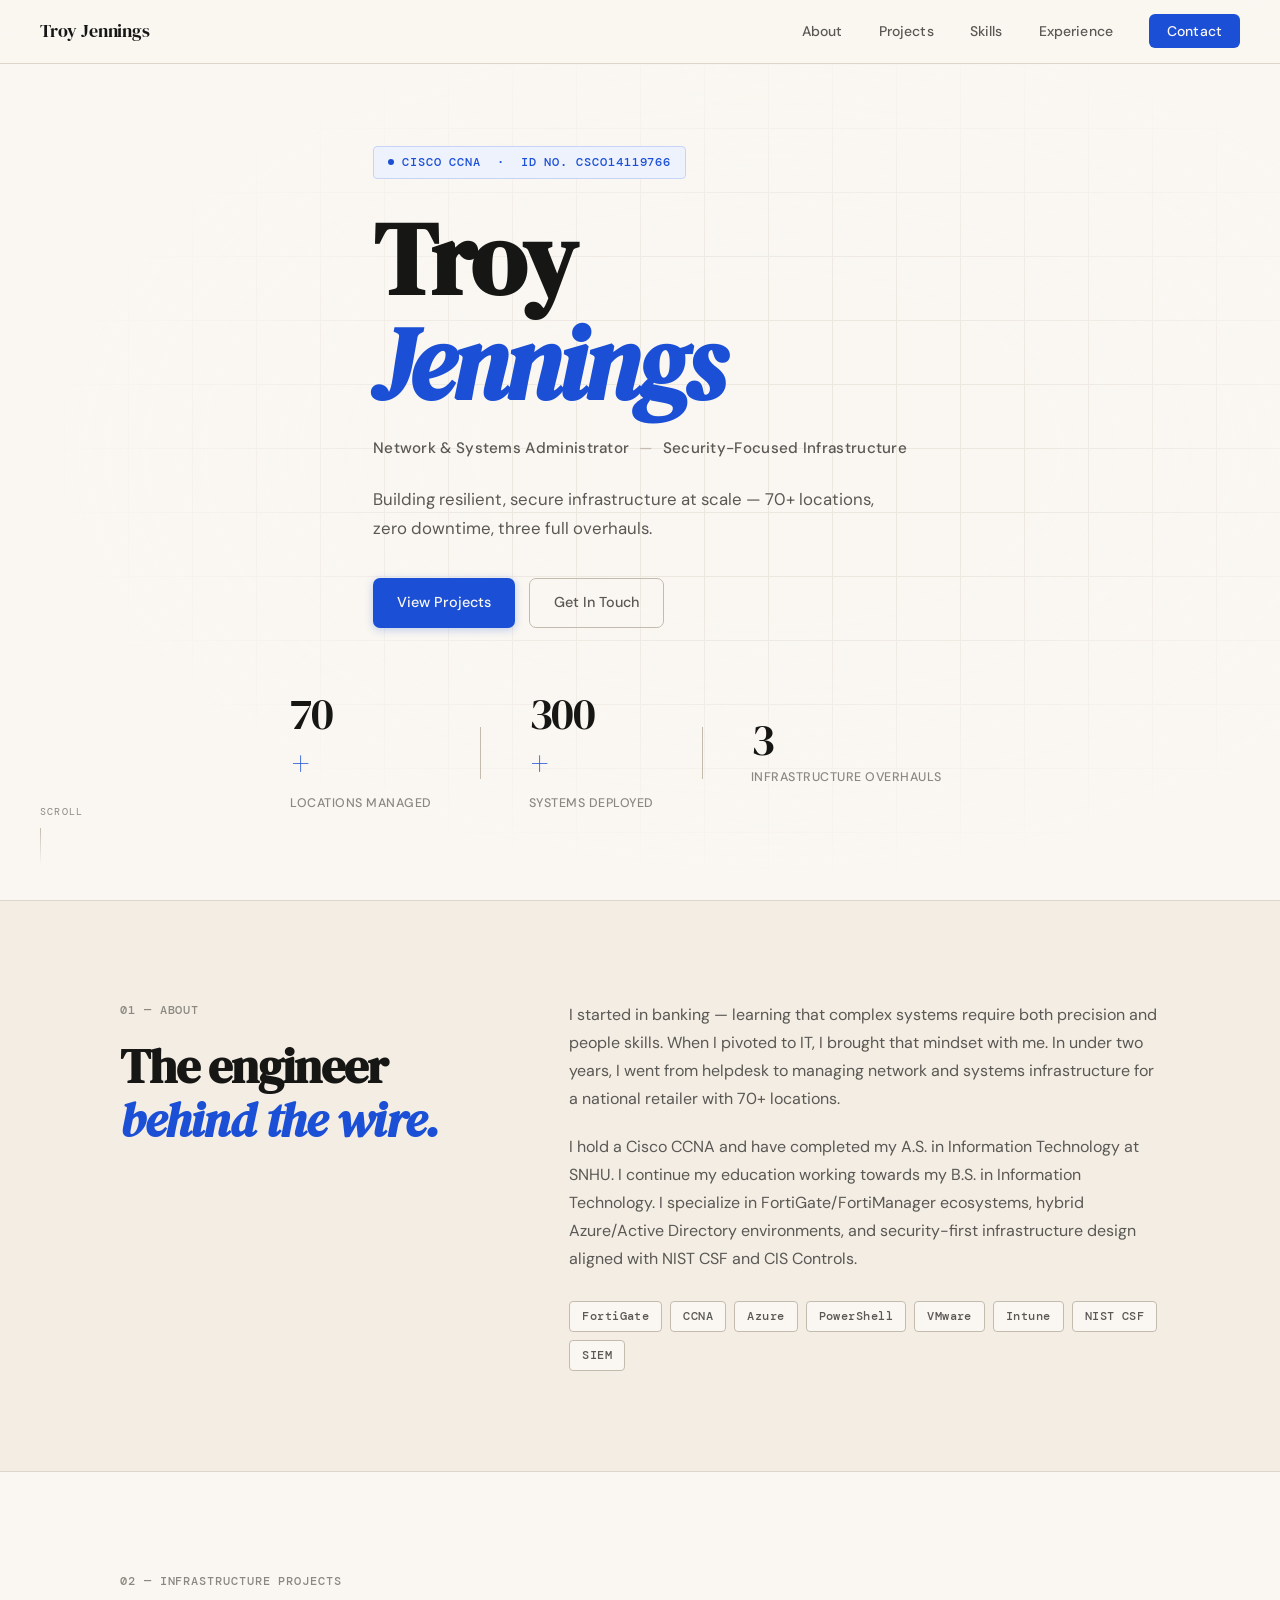
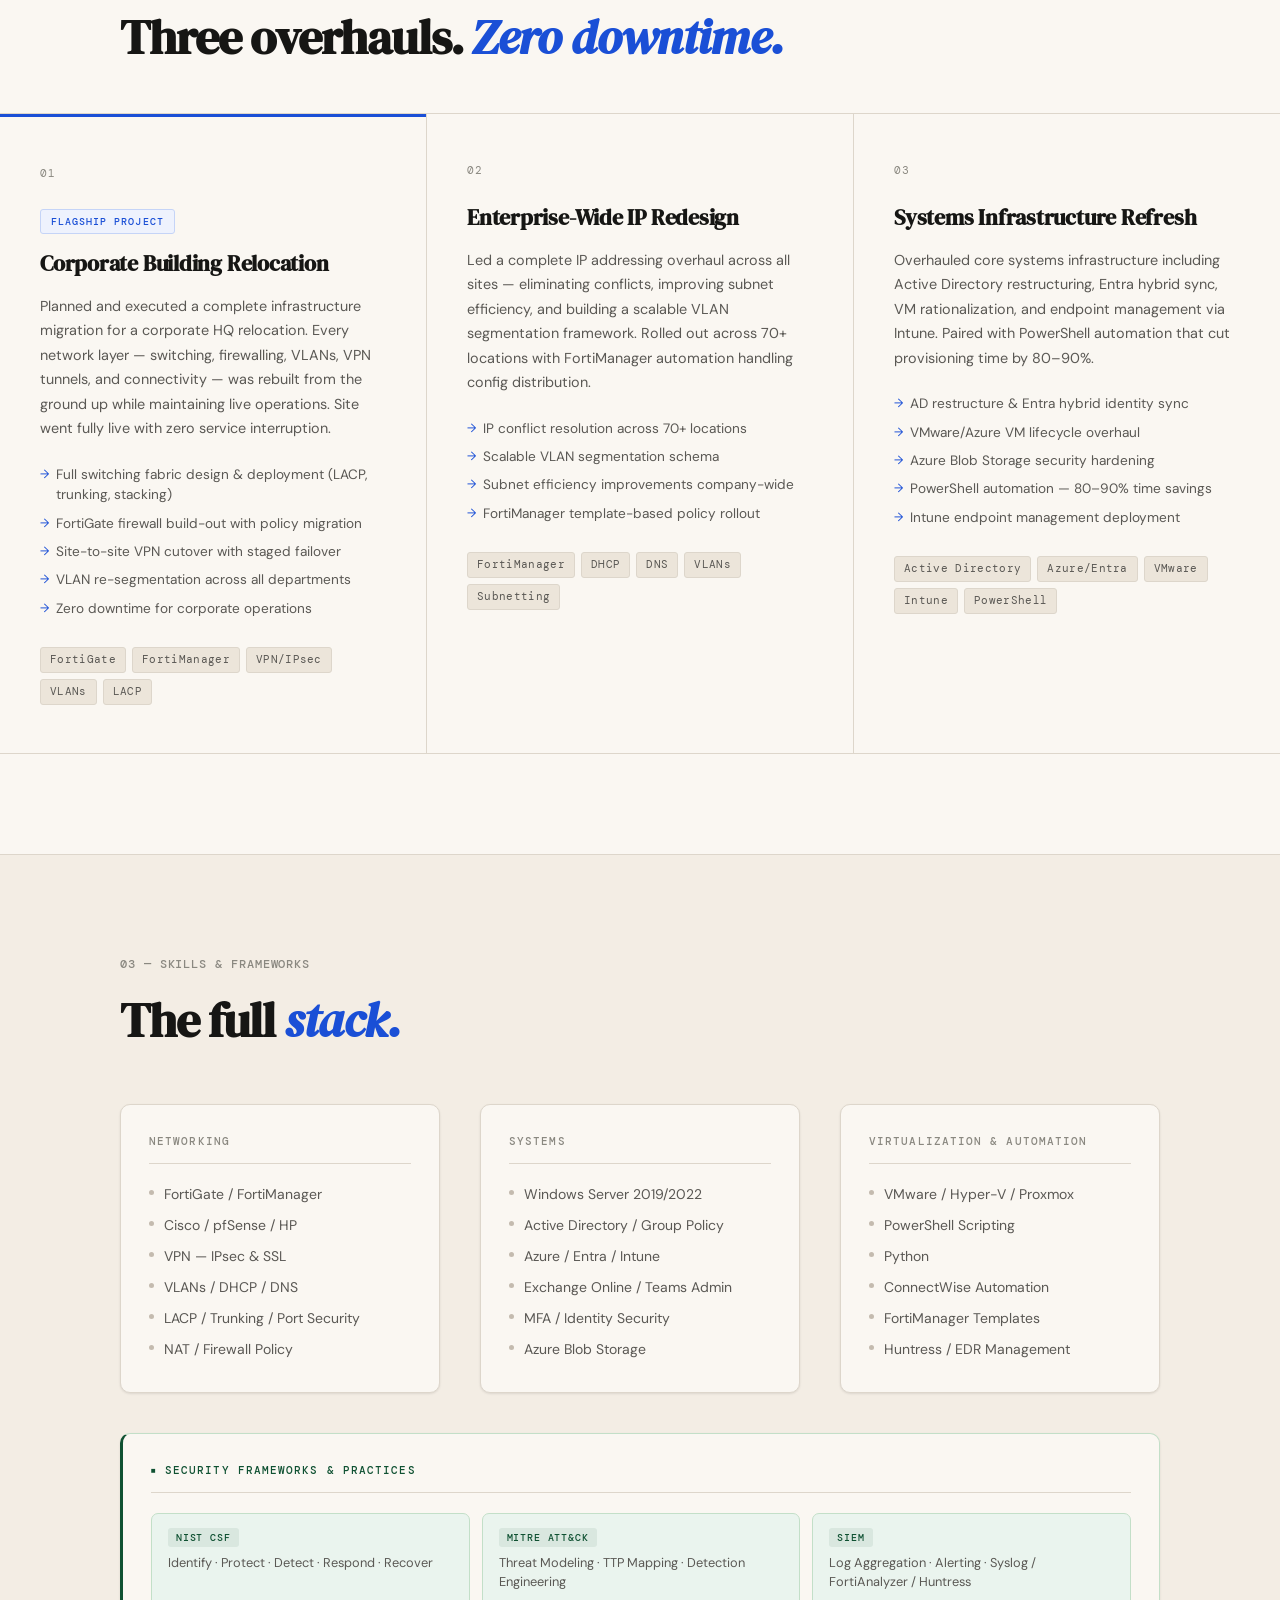
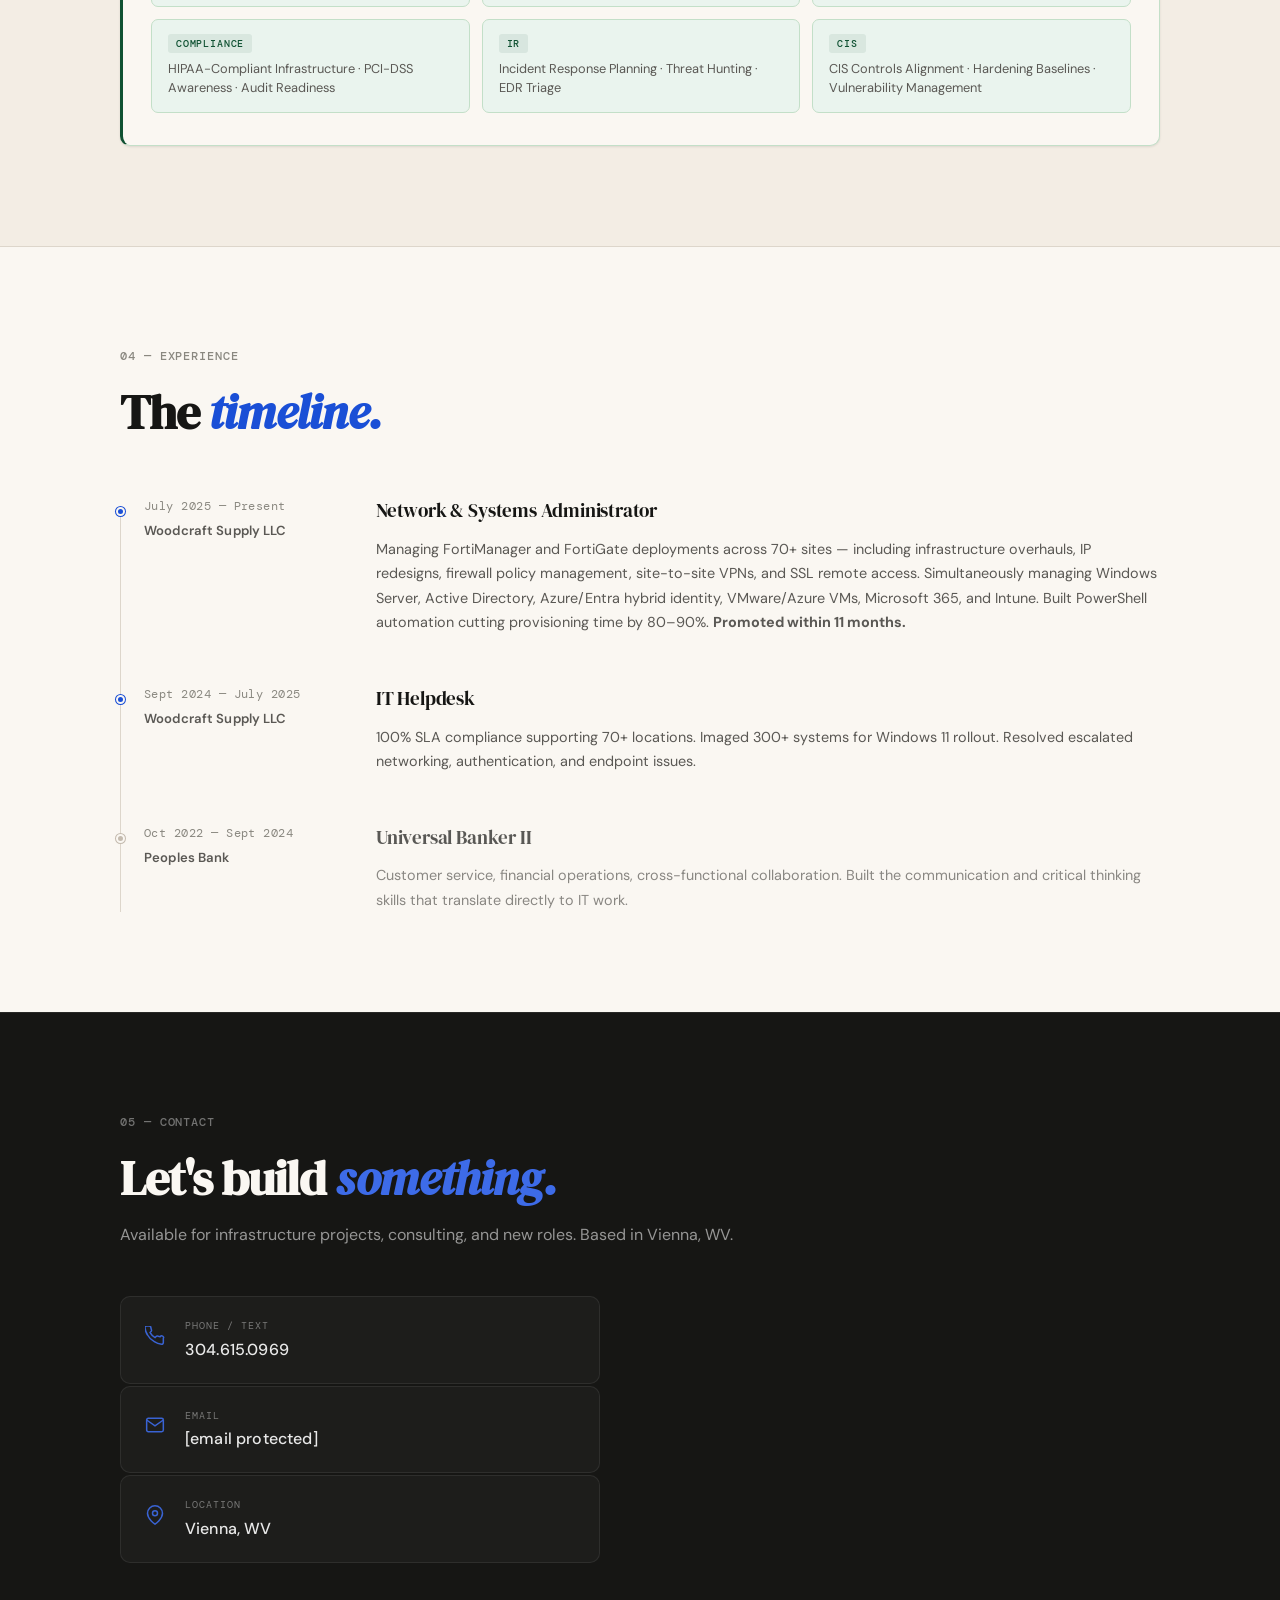
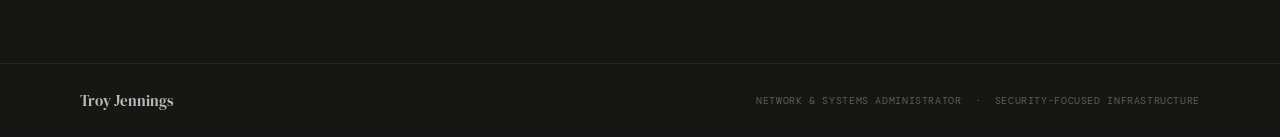
<file: index.html>
<!DOCTYPE html>
<html lang="en">
<head>
  <meta charset="UTF-8" />
  <meta name="viewport" content="width=device-width, initial-scale=1.0" />
  <title>Troy Jennings — Network & Systems Administrator</title>
  <link rel="preconnect" href="https://fonts.googleapis.com" />
  <link rel="preconnect" href="https://fonts.gstatic.com" crossorigin />
  <link href="https://fonts.googleapis.com/css2?family=DM+Sans:ital,opsz,wght@0,9..40,300;0,9..40,400;0,9..40,500;0,9..40,600;1,9..40,300;1,9..40,400&family=DM+Serif+Display:ital@0;1&family=DM+Mono:wght@400;500&display=swap" rel="stylesheet" />
  <link rel="stylesheet" href="style.css" />
</head>
<body>

  <!-- ═══════════════════════════ NAV ═══════════════════════════ -->
  <nav id="nav">
    <div class="nav-logo">Troy Jennings</div>
    <ul class="nav-links">
      <li><a href="#about">About</a></li>
      <li><a href="#overhauls">Projects</a></li>
      <li><a href="#skills">Skills</a></li>
      <li><a href="#experience">Experience</a></li>
      <li><a href="#contact" class="nav-cta">Contact</a></li>
    </ul>
    <button class="hamburger" id="hamburger" aria-label="Menu">
      <span></span><span></span><span></span>
    </button>
  </nav>

  <!-- Mobile menu -->
  <div class="mobile-menu" id="mobileMenu">
    <ul>
      <li><a href="#about" class="mobile-link">About</a></li>
      <li><a href="#overhauls" class="mobile-link">Projects</a></li>
      <li><a href="#skills" class="mobile-link">Skills</a></li>
      <li><a href="#experience" class="mobile-link">Experience</a></li>
      <li><a href="#contact" class="mobile-link">Contact</a></li>
    </ul>
  </div>

  <!-- ═══════════════════════════ HERO ═══════════════════════════ -->
  <section class="hero" id="hero">
    <div class="hero-bg-pattern"></div>
    <div class="hero-content">
      <div class="hero-credential reveal-up">
        <span class="credential-dot"></span>
        Cisco CCNA &nbsp;·&nbsp; ID No. CSCO14119766
      </div>
      <h1 class="hero-name reveal-up delay-1">
        Troy<br/><em>Jennings</em>
      </h1>
      <div class="hero-title reveal-up delay-2">
        Network &amp; Systems Administrator
        <span class="title-separator">—</span>
        Security-Focused Infrastructure
      </div>
      <p class="hero-sub reveal-up delay-3">
        Building resilient, secure infrastructure at scale — 70+ locations, zero downtime, three full overhauls.
      </p>
      <div class="hero-actions reveal-up delay-4">
        <a href="#overhauls" class="btn-primary">View Projects</a>
        <a href="#contact" class="btn-ghost">Get In Touch</a>
      </div>
    </div>

    <div class="hero-stats reveal-up delay-3">
      <div class="stat">
        <span class="stat-num" data-target="70">0</span><span class="stat-sym">+</span>
        <span class="stat-label">Locations Managed</span>
      </div>
      <div class="stat-divider"></div>
      <div class="stat">
        <span class="stat-num" data-target="300">0</span><span class="stat-sym">+</span>
        <span class="stat-label">Systems Deployed</span>
      </div>
      <div class="stat-divider"></div>
      <div class="stat">
        <span class="stat-num" data-target="3">0</span>
        <span class="stat-label">Infrastructure Overhauls</span>
      </div>
    </div>

    <div class="scroll-hint">
      <span>Scroll</span>
      <div class="scroll-line"></div>
    </div>
  </section>

  <!-- ═══════════════════════════ ABOUT ═══════════════════════════ -->
  <section class="about section" id="about">
    <div class="container">
      <div class="about-grid">
        <div class="about-left">
          <div class="section-label">01 &mdash; About</div>
          <h2 class="section-heading">The engineer <br/><em>behind the wire.</em></h2>
        </div>
        <div class="about-right">
          <p class="about-text">
            I started in banking — learning that complex systems require both precision and people skills. When I pivoted to IT, I brought that mindset with me. In under two years, I went from helpdesk to managing network and systems infrastructure for a national retailer with 70+ locations.
          </p>
          <p class="about-text">
            I hold a Cisco CCNA and have completed my A.S. in Information Technology at SNHU. I continue my education working towards my B.S. in Information Technology. I specialize in FortiGate/FortiManager ecosystems, hybrid Azure/Active Directory environments, and security-first infrastructure design aligned with NIST CSF and CIS Controls.
          </p>
          <div class="about-badges">
            <span class="badge">FortiGate</span>
            <span class="badge">CCNA</span>
            <span class="badge">Azure</span>
            <span class="badge">PowerShell</span>
            <span class="badge">VMware</span>
            <span class="badge">Intune</span>
            <span class="badge">NIST CSF</span>
            <span class="badge">SIEM</span>
          </div>
        </div>
      </div>
    </div>
  </section>

  <!-- ═══════════════════════════ OVERHAULS ═══════════════════════════ -->
  <section class="overhauls section" id="overhauls">
    <div class="container">
      <div class="section-label">02 &mdash; Infrastructure Projects</div>
      <h2 class="section-heading">Three overhauls. <em>Zero downtime.</em></h2>
    </div>

    <div class="overhaul-cards">

      <div class="overhaul-card card-featured" data-index="01">
        <div class="card-number">01</div>
        <div class="card-inner">
          <div class="card-tag">Flagship Project</div>
          <h3 class="card-title">Corporate Building Relocation</h3>
          <p class="card-desc">
            Planned and executed a complete infrastructure migration for a corporate HQ relocation. Every network layer — switching, firewalling, VLANs, VPN tunnels, and connectivity — was rebuilt from the ground up while maintaining live operations. Site went fully live with zero service interruption.
          </p>
          <ul class="card-highlights">
            <li>Full switching fabric design &amp; deployment (LACP, trunking, stacking)</li>
            <li>FortiGate firewall build-out with policy migration</li>
            <li>Site-to-site VPN cutover with staged failover</li>
            <li>VLAN re-segmentation across all departments</li>
            <li>Zero downtime for corporate operations</li>
          </ul>
          <div class="card-tech">
            <span>FortiGate</span><span>FortiManager</span><span>VPN/IPsec</span><span>VLANs</span><span>LACP</span>
          </div>
        </div>
      </div>

      <div class="overhaul-card" data-index="02">
        <div class="card-number">02</div>
        <div class="card-inner">
          <h3 class="card-title">Enterprise-Wide IP Redesign</h3>
          <p class="card-desc">
            Led a complete IP addressing overhaul across all sites — eliminating conflicts, improving subnet efficiency, and building a scalable VLAN segmentation framework. Rolled out across 70+ locations with FortiManager automation handling config distribution.
          </p>
          <ul class="card-highlights">
            <li>IP conflict resolution across 70+ locations</li>
            <li>Scalable VLAN segmentation schema</li>
            <li>Subnet efficiency improvements company-wide</li>
            <li>FortiManager template-based policy rollout</li>
          </ul>
          <div class="card-tech">
            <span>FortiManager</span><span>DHCP</span><span>DNS</span><span>VLANs</span><span>Subnetting</span>
          </div>
        </div>
      </div>

      <div class="overhaul-card" data-index="03">
        <div class="card-number">03</div>
        <div class="card-inner">
          <h3 class="card-title">Systems Infrastructure Refresh</h3>
          <p class="card-desc">
            Overhauled core systems infrastructure including Active Directory restructuring, Entra hybrid sync, VM rationalization, and endpoint management via Intune. Paired with PowerShell automation that cut provisioning time by 80–90%.
          </p>
          <ul class="card-highlights">
            <li>AD restructure &amp; Entra hybrid identity sync</li>
            <li>VMware/Azure VM lifecycle overhaul</li>
            <li>Azure Blob Storage security hardening</li>
            <li>PowerShell automation — 80–90% time savings</li>
            <li>Intune endpoint management deployment</li>
          </ul>
          <div class="card-tech">
            <span>Active Directory</span><span>Azure/Entra</span><span>VMware</span><span>Intune</span><span>PowerShell</span>
          </div>
        </div>
      </div>

    </div>
  </section>

  <!-- ═══════════════════════════ SKILLS ═══════════════════════════ -->
  <section class="skills section" id="skills">
    <div class="container">
      <div class="section-label">03 &mdash; Skills &amp; Frameworks</div>
      <h2 class="section-heading">The full <em>stack.</em></h2>

      <div class="skills-grid">

        <div class="skill-group">
          <div class="skill-group-label">Networking</div>
          <div class="skill-items">
            <div class="skill-item"><span class="skill-dot"></span>FortiGate / FortiManager</div>
            <div class="skill-item"><span class="skill-dot"></span>Cisco / pfSense / HP</div>
            <div class="skill-item"><span class="skill-dot"></span>VPN — IPsec &amp; SSL</div>
            <div class="skill-item"><span class="skill-dot"></span>VLANs / DHCP / DNS</div>
            <div class="skill-item"><span class="skill-dot"></span>LACP / Trunking / Port Security</div>
            <div class="skill-item"><span class="skill-dot"></span>NAT / Firewall Policy</div>
          </div>
        </div>

        <div class="skill-group">
          <div class="skill-group-label">Systems</div>
          <div class="skill-items">
            <div class="skill-item"><span class="skill-dot"></span>Windows Server 2019/2022</div>
            <div class="skill-item"><span class="skill-dot"></span>Active Directory / Group Policy</div>
            <div class="skill-item"><span class="skill-dot"></span>Azure / Entra / Intune</div>
            <div class="skill-item"><span class="skill-dot"></span>Exchange Online / Teams Admin</div>
            <div class="skill-item"><span class="skill-dot"></span>MFA / Identity Security</div>
            <div class="skill-item"><span class="skill-dot"></span>Azure Blob Storage</div>
          </div>
        </div>

        <div class="skill-group">
          <div class="skill-group-label">Virtualization &amp; Automation</div>
          <div class="skill-items">
            <div class="skill-item"><span class="skill-dot"></span>VMware / Hyper-V / Proxmox</div>
            <div class="skill-item"><span class="skill-dot"></span>PowerShell Scripting</div>
            <div class="skill-item"><span class="skill-dot"></span>Python</div>
            <div class="skill-item"><span class="skill-dot"></span>ConnectWise Automation</div>
            <div class="skill-item"><span class="skill-dot"></span>FortiManager Templates</div>
            <div class="skill-item"><span class="skill-dot"></span>Huntress / EDR Management</div>
          </div>
        </div>

        <div class="skill-group skill-group--security">
          <div class="skill-group-label">
            <span class="security-label-icon">&#9632;</span>
            Security Frameworks &amp; Practices
          </div>
          <div class="skill-items">
            <div class="skill-item skill-item--framework">
              <span class="framework-tag">NIST CSF</span>
              Identify · Protect · Detect · Respond · Recover
            </div>
            <div class="skill-item skill-item--framework">
              <span class="framework-tag">MITRE ATT&amp;CK</span>
              Threat Modeling · TTP Mapping · Detection Engineering
            </div>
            <div class="skill-item skill-item--framework">
              <span class="framework-tag">SIEM</span>
              Log Aggregation · Alerting · Syslog / FortiAnalyzer / Huntress
            </div>
            <div class="skill-item skill-item--framework">
              <span class="framework-tag">Compliance</span>
              HIPAA-Compliant Infrastructure · PCI-DSS Awareness · Audit Readiness
            </div>
            <div class="skill-item skill-item--framework">
              <span class="framework-tag">IR</span>
              Incident Response Planning · Threat Hunting · EDR Triage
            </div>
            <div class="skill-item skill-item--framework">
              <span class="framework-tag">CIS</span>
              CIS Controls Alignment · Hardening Baselines · Vulnerability Management
            </div>
          </div>
        </div>

      </div>
    </div>
  </section>

  <!-- ═══════════════════════════ EXPERIENCE ═══════════════════════════ -->
  <section class="experience section" id="experience">
    <div class="container">
      <div class="section-label">04 &mdash; Experience</div>
      <h2 class="section-heading">The <em>timeline.</em></h2>

      <div class="timeline">

        <div class="timeline-item">
          <div class="timeline-dot"></div>
          <div class="timeline-meta">
            <div class="timeline-date">July 2025 — Present</div>
            <div class="timeline-company">Woodcraft Supply LLC</div>
          </div>
          <div class="timeline-content">
            <div class="timeline-role">Network &amp; Systems Administrator</div>
            <p>Managing FortiManager and FortiGate deployments across 70+ sites — including infrastructure overhauls, IP redesigns, firewall policy management, site-to-site VPNs, and SSL remote access. Simultaneously managing Windows Server, Active Directory, Azure/Entra hybrid identity, VMware/Azure VMs, Microsoft 365, and Intune. Built PowerShell automation cutting provisioning time by 80–90%. <strong>Promoted within 11 months.</strong></p>
          </div>
        </div>

        <div class="timeline-item">
          <div class="timeline-dot"></div>
          <div class="timeline-meta">
            <div class="timeline-date">Sept 2024 — July 2025</div>
            <div class="timeline-company">Woodcraft Supply LLC</div>
          </div>
          <div class="timeline-content">
            <div class="timeline-role">IT Helpdesk</div>
            <p>100% SLA compliance supporting 70+ locations. Imaged 300+ systems for Windows 11 rollout. Resolved escalated networking, authentication, and endpoint issues.</p>
          </div>
        </div>

        <div class="timeline-item timeline-item--muted">
          <div class="timeline-dot timeline-dot--muted"></div>
          <div class="timeline-meta">
            <div class="timeline-date">Oct 2022 — Sept 2024</div>
            <div class="timeline-company">Peoples Bank</div>
          </div>
          <div class="timeline-content">
            <div class="timeline-role">Universal Banker II</div>
            <p>Customer service, financial operations, cross-functional collaboration. Built the communication and critical thinking skills that translate directly to IT work.</p>
          </div>
        </div>

      </div>
    </div>
  </section>

  <!-- ═══════════════════════════ CONTACT ═══════════════════════════ -->
  <section class="contact section" id="contact">
    <div class="container">
      <div class="section-label">05 &mdash; Contact</div>
      <h2 class="section-heading">Let's build <em>something.</em></h2>
      <p class="contact-sub">Available for infrastructure projects, consulting, and new roles. Based in Vienna, WV.</p>

      <div class="contact-links">
        <a href="tel:3046150969" class="contact-link">
          <span class="contact-icon">
            <svg width="20" height="20" fill="none" stroke="currentColor" stroke-width="1.8" viewBox="0 0 24 24"><path d="M22 16.92v3a2 2 0 01-2.18 2 19.79 19.79 0 01-8.63-3.07A19.5 19.5 0 013.07 10.8a19.79 19.79 0 01-3.07-8.63A2 2 0 012 0h3a2 2 0 012 1.72c.127.96.361 1.903.7 2.81a2 2 0 01-.45 2.11L6.09 7.91a16 16 0 006 6l1.27-1.27a2 2 0 012.11-.45c.907.339 1.85.573 2.81.7A2 2 0 0122 14.92z"/></svg>
          </span>
          <span class="contact-text">
            <span class="contact-type">Phone / Text</span>
            <span class="contact-value">304.615.0969</span>
          </span>
        </a>
        <a href="/cdn-cgi/l/email-protection#2e5a5c4157444b40404740495d1b1c6e49434f4742004d4143" class="contact-link">
          <span class="contact-icon">
            <svg width="20" height="20" fill="none" stroke="currentColor" stroke-width="1.8" viewBox="0 0 24 24"><path d="M4 4h16c1.1 0 2 .9 2 2v12c0 1.1-.9 2-2 2H4c-1.1 0-2-.9-2-2V6c0-1.1.9-2 2-2z"/><polyline points="22,6 12,13 2,6"/></svg>
          </span>
          <span class="contact-text">
            <span class="contact-type">Email</span>
            <span class="contact-value"><span class="__cf_email__" data-cfemail="4e3a3c2137242b20202720293d7b7c0e29232f2722602d2123">[email&#160;protected]</span></span>
          </span>
        </a>
        <div class="contact-link contact-link--info">
          <span class="contact-icon">
            <svg width="20" height="20" fill="none" stroke="currentColor" stroke-width="1.8" viewBox="0 0 24 24"><path d="M21 10c0 7-9 13-9 13s-9-6-9-13a9 9 0 0118 0z"/><circle cx="12" cy="10" r="3"/></svg>
          </span>
          <span class="contact-text">
            <span class="contact-type">Location</span>
            <span class="contact-value">Vienna, WV</span>
          </span>
        </div>
      </div>
    </div>
  </section>

  <!-- ═══════════════════════════ FOOTER ═══════════════════════════ -->
  <footer class="footer">
    <div class="footer-inner">
      <span class="footer-name">Troy Jennings</span>
      <span class="footer-copy">Network &amp; Systems Administrator &nbsp;·&nbsp; Security-Focused Infrastructure</span>
    </div>
  </footer>

  <script src="script.js"></script>


</body>
</html>
</file>
<file: style.css>
/* ═══════════════════════════════════════════════
   TROY JENNINGS — style.css
   Clean & Professional · Security-Focused
═══════════════════════════════════════════════ */

/* ── Tokens ── */
:root {
  --white:       #faf7f2;
  --off-white:   #f3ede4;
  --surface:     #ece5da;
  --border:      #ddd6cb;
  --border-mid:  #c4bbaf;
  --ink-muted:   #8a8880;
  --ink-mid:     #5a5854;
  --ink:         #2a2926;
  --ink-dark:    #161614;

  --accent:      #1a4fd6;
  --accent-dark: #1240b0;
  --accent-bg:   #eef2fd;
  --accent-mid:  #3d6be8;

  --security:    #0f5132;
  --security-bg: #eaf4ee;
  --security-border: #c3dfc8;

  --featured-border: #1a4fd6;

  --font-sans:  'DM Sans', system-ui, sans-serif;
  --font-serif: 'DM Serif Display', Georgia, serif;
  --font-mono:  'DM Mono', 'Courier New', monospace;

  --nav-h: 64px;
  --radius: 10px;
  --radius-lg: 16px;

  --shadow-sm: 0 1px 3px rgba(0,0,0,.06), 0 1px 2px rgba(0,0,0,.04);
  --shadow-md: 0 4px 16px rgba(0,0,0,.08), 0 1px 4px rgba(0,0,0,.04);
  --shadow-lg: 0 12px 40px rgba(0,0,0,.10), 0 2px 8px rgba(0,0,0,.04);
}

/* ── Reset & Base ── */
*, *::before, *::after { box-sizing: border-box; margin: 0; padding: 0; }

html {
  scroll-behavior: smooth;
  font-size: 16px;
}

body {
  font-family: var(--font-sans);
  background: var(--white);
  color: var(--ink);
  line-height: 1.65;
  -webkit-font-smoothing: antialiased;
}

img { display: block; max-width: 100%; }

a { color: inherit; text-decoration: none; }

ul { list-style: none; }

.container {
  max-width: 1120px;
  margin: 0 auto;
  padding: 0 40px;
}

.section {
  padding: 100px 0;
}

/* ── Reveal animations ── */
.reveal-up {
  opacity: 0;
  transform: translateY(24px);
  animation: revealUp 0.7s cubic-bezier(0.22, 1, 0.36, 1) forwards;
}
.delay-1 { animation-delay: 0.1s; }
.delay-2 { animation-delay: 0.2s; }
.delay-3 { animation-delay: 0.35s; }
.delay-4 { animation-delay: 0.5s; }

@keyframes revealUp {
  to { opacity: 1; transform: translateY(0); }
}

/* ═══════════════════════════ NAV ═══════════════════════════ */
#nav {
  position: fixed;
  top: 0; left: 0; right: 0;
  z-index: 100;
  height: var(--nav-h);
  display: flex;
  align-items: center;
  justify-content: space-between;
  padding: 0 40px;
  background: rgba(250,247,242,0.93);
  backdrop-filter: blur(12px);
  -webkit-backdrop-filter: blur(12px);
  border-bottom: 1px solid var(--border);
  transition: box-shadow 0.3s;
}

#nav.scrolled {
  box-shadow: var(--shadow-sm);
}

.nav-logo {
  font-family: var(--font-serif);
  font-size: 1.15rem;
  color: var(--ink-dark);
  letter-spacing: -0.01em;
}

.nav-links {
  display: flex;
  gap: 36px;
  align-items: center;
}

.nav-links a {
  font-size: 0.875rem;
  font-weight: 500;
  color: var(--ink-mid);
  letter-spacing: 0.01em;
  transition: color 0.2s;
}

.nav-links a:hover { color: var(--ink-dark); }

.nav-links .nav-cta {
  background: var(--accent);
  color: var(--white);
  padding: 8px 18px;
  border-radius: 6px;
  font-weight: 500;
  transition: background 0.2s, transform 0.15s;
}

.nav-links .nav-cta:hover {
  background: var(--accent-dark);
  transform: translateY(-1px);
}

.hamburger {
  display: none;
  flex-direction: column;
  gap: 5px;
  background: none;
  border: none;
  cursor: pointer;
  padding: 6px;
}

.hamburger span {
  display: block;
  width: 22px;
  height: 2px;
  background: var(--ink);
  border-radius: 2px;
  transition: all 0.3s;
}

/* Mobile menu */
.mobile-menu {
  position: fixed;
  top: var(--nav-h);
  left: 0; right: 0;
  background: var(--white);
  border-bottom: 1px solid var(--border);
  padding: 20px 40px 28px;
  z-index: 99;
  transform: translateY(-110%);
  transition: transform 0.35s cubic-bezier(0.22, 1, 0.36, 1);
  box-shadow: var(--shadow-md);
}

.mobile-menu.open { transform: translateY(0); }

.mobile-menu ul { display: flex; flex-direction: column; gap: 4px; }

.mobile-link {
  display: block;
  padding: 12px 0;
  font-size: 1rem;
  font-weight: 500;
  color: var(--ink-mid);
  border-bottom: 1px solid var(--border);
  transition: color 0.2s;
}
.mobile-link:last-child { border-bottom: none; }
.mobile-link:hover { color: var(--accent); }

/* ═══════════════════════════ HERO ═══════════════════════════ */
.hero {
  position: relative;
  min-height: 100vh;
  padding-top: var(--nav-h);
  display: flex;
  flex-direction: column;
  justify-content: center;
  overflow: hidden;
  background: var(--white);
}

.hero-bg-pattern {
  position: absolute;
  inset: 0;
  background-image:
    linear-gradient(var(--border) 1px, transparent 1px),
    linear-gradient(90deg, var(--border) 1px, transparent 1px);
  background-size: 64px 64px;
  opacity: 0.45;
  pointer-events: none;
}

.hero-bg-pattern::after {
  content: '';
  position: absolute;
  inset: 0;
  background: radial-gradient(ellipse 70% 60% at 60% 50%, transparent 30%, var(--white) 80%);
}

.hero-content {
  position: relative;
  z-index: 2;
  max-width: 1120px;
  margin: 0 auto;
  padding: 80px 40px 40px;
}

.hero-credential {
  display: inline-flex;
  align-items: center;
  gap: 8px;
  font-family: var(--font-mono);
  font-size: 0.72rem;
  font-weight: 500;
  letter-spacing: 0.08em;
  color: var(--accent);
  text-transform: uppercase;
  background: var(--accent-bg);
  border: 1px solid #c5d4f7;
  padding: 6px 14px;
  border-radius: 4px;
  margin-bottom: 28px;
}

.credential-dot {
  width: 6px;
  height: 6px;
  background: var(--accent);
  border-radius: 50%;
  animation: pulse 2s ease-in-out infinite;
}

@keyframes pulse {
  0%, 100% { opacity: 1; transform: scale(1); }
  50% { opacity: 0.5; transform: scale(0.8); }
}

.hero-name {
  font-family: var(--font-serif);
  font-size: clamp(3.5rem, 8vw, 7rem);
  line-height: 1.02;
  color: var(--ink-dark);
  letter-spacing: -0.03em;
  margin-bottom: 20px;
}

.hero-name em {
  font-style: italic;
  color: var(--accent);
}

.hero-title {
  font-size: 0.95rem;
  font-weight: 500;
  color: var(--ink-mid);
  letter-spacing: 0.02em;
  margin-bottom: 24px;
  display: flex;
  align-items: center;
  gap: 10px;
  flex-wrap: wrap;
}

.title-separator {
  color: var(--border-mid);
}

.hero-sub {
  font-size: 1.05rem;
  color: var(--ink-mid);
  max-width: 520px;
  line-height: 1.7;
  margin-bottom: 36px;
}

.hero-actions {
  display: flex;
  gap: 14px;
  flex-wrap: wrap;
}

.btn-primary {
  display: inline-flex;
  align-items: center;
  gap: 8px;
  background: var(--accent);
  color: var(--white);
  padding: 12px 24px;
  border-radius: 7px;
  font-weight: 500;
  font-size: 0.9rem;
  transition: background 0.2s, transform 0.15s, box-shadow 0.2s;
  box-shadow: 0 2px 8px rgba(26,79,214,0.25);
}

.btn-primary:hover {
  background: var(--accent-dark);
  transform: translateY(-2px);
  box-shadow: 0 6px 20px rgba(26,79,214,0.3);
}

.btn-ghost {
  display: inline-flex;
  align-items: center;
  padding: 12px 24px;
  border-radius: 7px;
  font-weight: 500;
  font-size: 0.9rem;
  border: 1.5px solid var(--border-mid);
  color: var(--ink-mid);
  transition: border-color 0.2s, color 0.2s, transform 0.15s;
}

.btn-ghost:hover {
  border-color: var(--accent);
  color: var(--accent);
  transform: translateY(-2px);
}

/* Hero stats */
.hero-stats {
  position: relative;
  z-index: 2;
  display: flex;
  align-items: center;
  gap: 0;
  max-width: 1120px;
  margin: 0 auto 60px;
  padding: 0 40px;
}

.stat {
  display: flex;
  flex-direction: column;
  padding: 24px 48px 24px 0;
}

.stat-num {
  font-family: var(--font-serif);
  font-size: 2.8rem;
  line-height: 1;
  color: var(--ink-dark);
  letter-spacing: -0.03em;
}

.stat-sym {
  font-family: var(--font-serif);
  font-size: 2rem;
  color: var(--accent);
  margin-left: 2px;
}

.stat-label {
  font-size: 0.78rem;
  font-weight: 500;
  color: var(--ink-muted);
  letter-spacing: 0.04em;
  text-transform: uppercase;
  margin-top: 4px;
}

.stat-divider {
  width: 1px;
  height: 52px;
  background: var(--border-mid);
  margin-right: 48px;
  flex-shrink: 0;
}

/* Scroll hint */
.scroll-hint {
  position: absolute;
  bottom: 36px;
  left: 40px;
  display: flex;
  flex-direction: column;
  align-items: flex-start;
  gap: 8px;
  z-index: 2;
}

.scroll-hint span {
  font-family: var(--font-mono);
  font-size: 0.65rem;
  letter-spacing: 0.12em;
  color: var(--ink-muted);
  text-transform: uppercase;
}

.scroll-line {
  width: 1px;
  height: 36px;
  background: linear-gradient(to bottom, var(--border-mid), transparent);
  animation: scrollPulse 2s ease-in-out infinite;
}

@keyframes scrollPulse {
  0%, 100% { opacity: 1; }
  50% { opacity: 0.3; }
}

/* ═══════════════════════════ ABOUT ═══════════════════════════ */
.about {
  background: var(--off-white);
  border-top: 1px solid var(--border);
  border-bottom: 1px solid var(--border);
}

.about-grid {
  display: grid;
  grid-template-columns: 1fr 1.6fr;
  gap: 80px;
  align-items: start;
}

.section-label {
  font-family: var(--font-mono);
  font-size: 0.72rem;
  font-weight: 500;
  letter-spacing: 0.08em;
  text-transform: uppercase;
  color: var(--ink-muted);
  margin-bottom: 20px;
}

.section-heading {
  font-family: var(--font-serif);
  font-size: clamp(2rem, 4vw, 3rem);
  line-height: 1.12;
  color: var(--ink-dark);
  letter-spacing: -0.02em;
}

.section-heading em {
  font-style: italic;
  color: var(--accent);
}

.about-text {
  color: var(--ink-mid);
  font-size: 1rem;
  line-height: 1.75;
  margin-bottom: 20px;
}

.about-badges {
  display: flex;
  flex-wrap: wrap;
  gap: 8px;
  margin-top: 28px;
}

.badge {
  font-family: var(--font-mono);
  font-size: 0.72rem;
  font-weight: 500;
  letter-spacing: 0.04em;
  padding: 5px 12px;
  border-radius: 4px;
  background: var(--white);
  border: 1px solid var(--border-mid);
  color: var(--ink-mid);
  transition: border-color 0.2s, color 0.2s;
}

.badge:hover {
  border-color: var(--accent);
  color: var(--accent);
}

/* ═══════════════════════════ OVERHAULS ═══════════════════════════ */
.overhauls { background: var(--white); }

.overhauls .container { margin-bottom: 48px; }

.overhaul-cards {
  display: grid;
  grid-template-columns: repeat(3, 1fr);
  gap: 1px;
  background: var(--border);
  border-top: 1px solid var(--border);
  border-bottom: 1px solid var(--border);
}

.overhaul-card {
  position: relative;
  background: var(--white);
  padding: 48px 40px;
  transition: background 0.25s;
}

.overhaul-card:hover {
  background: var(--off-white);
}

.card-featured {
  border-top: 3px solid var(--accent);
}

.card-number {
  font-family: var(--font-mono);
  font-size: 0.68rem;
  letter-spacing: 0.12em;
  color: var(--ink-muted);
  margin-bottom: 24px;
}

.card-tag {
  display: inline-block;
  font-family: var(--font-mono);
  font-size: 0.65rem;
  font-weight: 500;
  letter-spacing: 0.1em;
  text-transform: uppercase;
  color: var(--accent);
  background: var(--accent-bg);
  border: 1px solid #c5d4f7;
  padding: 3px 10px;
  border-radius: 3px;
  margin-bottom: 16px;
}

.card-title {
  font-family: var(--font-serif);
  font-size: 1.4rem;
  line-height: 1.25;
  color: var(--ink-dark);
  margin-bottom: 16px;
  letter-spacing: -0.01em;
}

.card-desc {
  font-size: 0.9rem;
  color: var(--ink-mid);
  line-height: 1.7;
  margin-bottom: 24px;
}

.card-highlights {
  list-style: none;
  margin-bottom: 28px;
  display: flex;
  flex-direction: column;
  gap: 8px;
}

.card-highlights li {
  font-size: 0.85rem;
  color: var(--ink-mid);
  padding-left: 16px;
  position: relative;
  line-height: 1.5;
}

.card-highlights li::before {
  content: '→';
  position: absolute;
  left: 0;
  color: var(--accent);
  font-size: 0.75rem;
}

.card-tech {
  display: flex;
  flex-wrap: wrap;
  gap: 6px;
}

.card-tech span {
  font-family: var(--font-mono);
  font-size: 0.68rem;
  padding: 3px 9px;
  background: var(--surface);
  border: 1px solid var(--border);
  border-radius: 3px;
  color: var(--ink-mid);
  letter-spacing: 0.03em;
}

/* ═══════════════════════════ SKILLS ═══════════════════════════ */
.skills {
  background: var(--off-white);
  border-top: 1px solid var(--border);
  border-bottom: 1px solid var(--border);
}

.skills-grid {
  display: grid;
  grid-template-columns: repeat(3, 1fr);
  gap: 40px;
  margin-top: 56px;
}

.skill-group {
  background: var(--white);
  border: 1px solid var(--border);
  border-radius: var(--radius);
  padding: 28px 28px 32px;
  box-shadow: var(--shadow-sm);
}

/* Security group spans full width */
.skill-group--security {
  grid-column: 1 / -1;
  background: var(--white);
  border-color: var(--security-border);
  border-left: 3px solid var(--security);
}

.skill-group-label {
  font-family: var(--font-mono);
  font-size: 0.68rem;
  font-weight: 500;
  letter-spacing: 0.1em;
  text-transform: uppercase;
  color: var(--ink-muted);
  margin-bottom: 20px;
  padding-bottom: 12px;
  border-bottom: 1px solid var(--border);
  display: flex;
  align-items: center;
  gap: 8px;
}

.security-label-icon {
  color: var(--security);
  font-size: 0.5rem;
}

.skill-group--security .skill-group-label {
  color: var(--security);
}

.skill-items {
  display: flex;
  flex-direction: column;
  gap: 10px;
}

.skill-group--security .skill-items {
  display: grid;
  grid-template-columns: repeat(3, 1fr);
  gap: 12px;
}

.skill-item {
  font-size: 0.875rem;
  color: var(--ink-mid);
  display: flex;
  align-items: flex-start;
  gap: 10px;
  line-height: 1.5;
}

.skill-dot {
  width: 5px;
  height: 5px;
  background: var(--border-mid);
  border-radius: 50%;
  flex-shrink: 0;
  margin-top: 6px;
}

/* Security framework items */
.skill-item--framework {
  flex-direction: column;
  gap: 6px;
  background: var(--security-bg);
  border: 1px solid var(--security-border);
  border-radius: 7px;
  padding: 14px 16px;
  font-size: 0.8rem;
  color: var(--ink-mid);
  line-height: 1.5;
}

.framework-tag {
  font-family: var(--font-mono);
  font-size: 0.65rem;
  font-weight: 500;
  letter-spacing: 0.08em;
  color: var(--security);
  background: rgba(15, 81, 50, 0.08);
  padding: 2px 8px;
  border-radius: 3px;
  align-self: flex-start;
  text-transform: uppercase;
}

/* ═══════════════════════════ EXPERIENCE ═══════════════════════════ */
.experience { background: var(--white); }

.timeline {
  margin-top: 56px;
  position: relative;
  padding-left: 24px;
}

.timeline::before {
  content: '';
  position: absolute;
  left: 0;
  top: 12px;
  bottom: 0;
  width: 1px;
  background: var(--border);
}

.timeline-item {
  position: relative;
  display: grid;
  grid-template-columns: 200px 1fr;
  gap: 32px;
  padding-bottom: 48px;
  align-items: start;
}

.timeline-item:last-child { padding-bottom: 0; }

.timeline-dot {
  position: absolute;
  left: -28px;
  top: 12px;
  width: 9px;
  height: 9px;
  background: var(--accent);
  border-radius: 50%;
  border: 2px solid var(--white);
  box-shadow: 0 0 0 1px var(--accent);
}

.timeline-dot--muted {
  background: var(--border-mid);
  box-shadow: 0 0 0 1px var(--border-mid);
}

.timeline-meta {
  padding-top: 2px;
}

.timeline-date {
  font-family: var(--font-mono);
  font-size: 0.72rem;
  color: var(--ink-muted);
  letter-spacing: 0.04em;
  margin-bottom: 4px;
}

.timeline-company {
  font-size: 0.82rem;
  font-weight: 600;
  color: var(--ink-mid);
  letter-spacing: 0.01em;
}

.timeline-content {
  padding-top: 0;
}

.timeline-role {
  font-family: var(--font-serif);
  font-size: 1.2rem;
  color: var(--ink-dark);
  margin-bottom: 10px;
  letter-spacing: -0.01em;
}

.timeline-content p {
  font-size: 0.9rem;
  color: var(--ink-mid);
  line-height: 1.7;
}

.timeline-item--muted .timeline-role,
.timeline-item--muted p {
  opacity: 0.7;
}

/* ═══════════════════════════ CONTACT ═══════════════════════════ */
.contact {
  background: var(--ink-dark);
  color: var(--white);
  border-top: 1px solid rgba(255,255,255,0.08);
}

.contact .section-label {
  color: rgba(255,255,255,0.4);
}

.contact .section-heading {
  color: var(--white);
}

.contact .section-heading em {
  color: var(--accent-mid);
}

.contact-sub {
  font-size: 1rem;
  color: rgba(255,255,255,0.55);
  margin-top: 16px;
  margin-bottom: 48px;
}

.contact-links {
  display: flex;
  flex-direction: column;
  gap: 2px;
}

.contact-link {
  display: flex;
  align-items: center;
  gap: 20px;
  padding: 20px 24px;
  border-radius: var(--radius);
  border: 1px solid rgba(255,255,255,0.08);
  transition: background 0.2s, border-color 0.2s, transform 0.15s;
  background: rgba(255,255,255,0.03);
  max-width: 480px;
}

.contact-link:not(.contact-link--info):hover {
  background: rgba(255,255,255,0.07);
  border-color: rgba(255,255,255,0.18);
  transform: translateX(4px);
}

.contact-icon {
  color: var(--accent-mid);
  flex-shrink: 0;
  opacity: 0.9;
}

.contact-text {
  display: flex;
  flex-direction: column;
  gap: 2px;
}

.contact-type {
  font-family: var(--font-mono);
  font-size: 0.65rem;
  letter-spacing: 0.1em;
  text-transform: uppercase;
  color: rgba(255,255,255,0.4);
}

.contact-value {
  font-size: 1rem;
  font-weight: 500;
  color: rgba(255,255,255,0.9);
  letter-spacing: 0.01em;
}

/* ═══════════════════════════ FOOTER ═══════════════════════════ */
.footer {
  background: var(--ink-dark);
  border-top: 1px solid rgba(255,255,255,0.06);
  padding: 24px 40px;
}

.footer-inner {
  max-width: 1120px;
  margin: 0 auto;
  display: flex;
  align-items: center;
  justify-content: space-between;
  gap: 16px;
}

.footer-name {
  font-family: var(--font-serif);
  font-size: 0.95rem;
  color: rgba(255,255,255,0.7);
}

.footer-copy {
  font-family: var(--font-mono);
  font-size: 0.65rem;
  letter-spacing: 0.06em;
  color: rgba(255,255,255,0.3);
  text-transform: uppercase;
}

/* ═══════════════════════════ SCROLL ANIMATIONS ═══════════════════════════ */
.js-reveal {
  opacity: 0;
  transform: translateY(20px);
  transition: opacity 0.6s cubic-bezier(0.22, 1, 0.36, 1), transform 0.6s cubic-bezier(0.22, 1, 0.36, 1);
}

.js-reveal.visible {
  opacity: 1;
  transform: none;
}

/* ═══════════════════════════ RESPONSIVE ═══════════════════════════ */
@media (max-width: 1024px) {
  .overhaul-cards {
    grid-template-columns: 1fr;
  }
  .card-featured { border-top: none; border-left: 3px solid var(--accent); }
  .skills-grid { grid-template-columns: 1fr 1fr; }
  .skill-group--security { grid-column: 1 / -1; }
  .skill-group--security .skill-items { grid-template-columns: repeat(2, 1fr); }
}

@media (max-width: 768px) {
  .container { padding: 0 24px; }
  .section { padding: 72px 0; }

  #nav { padding: 0 24px; }
  .nav-links { display: none; }
  .hamburger { display: flex; }

  .hero-content { padding: 60px 24px 32px; }
  .hero-stats { padding: 0 24px; flex-wrap: wrap; gap: 24px; }
  .stat { padding: 0; }
  .stat-divider { display: none; }
  .scroll-hint { left: 24px; }

  .about-grid { grid-template-columns: 1fr; gap: 40px; }

  .skills-grid { grid-template-columns: 1fr; }
  .skill-group--security .skill-items { grid-template-columns: 1fr 1fr; }

  .timeline { padding-left: 20px; }
  .timeline-item { grid-template-columns: 1fr; gap: 8px; }
  .timeline-dot { left: -24px; }
  .timeline-date { font-size: 0.68rem; }

  .footer-inner { flex-direction: column; align-items: flex-start; gap: 6px; }
  .footer { padding: 20px 24px; }
}

@media (max-width: 480px) {
  .skill-group--security .skill-items { grid-template-columns: 1fr; }
  .hero-name { font-size: 3rem; }
  .hero-actions { flex-direction: column; }
  .btn-primary, .btn-ghost { text-align: center; justify-content: center; }
}
</file>
